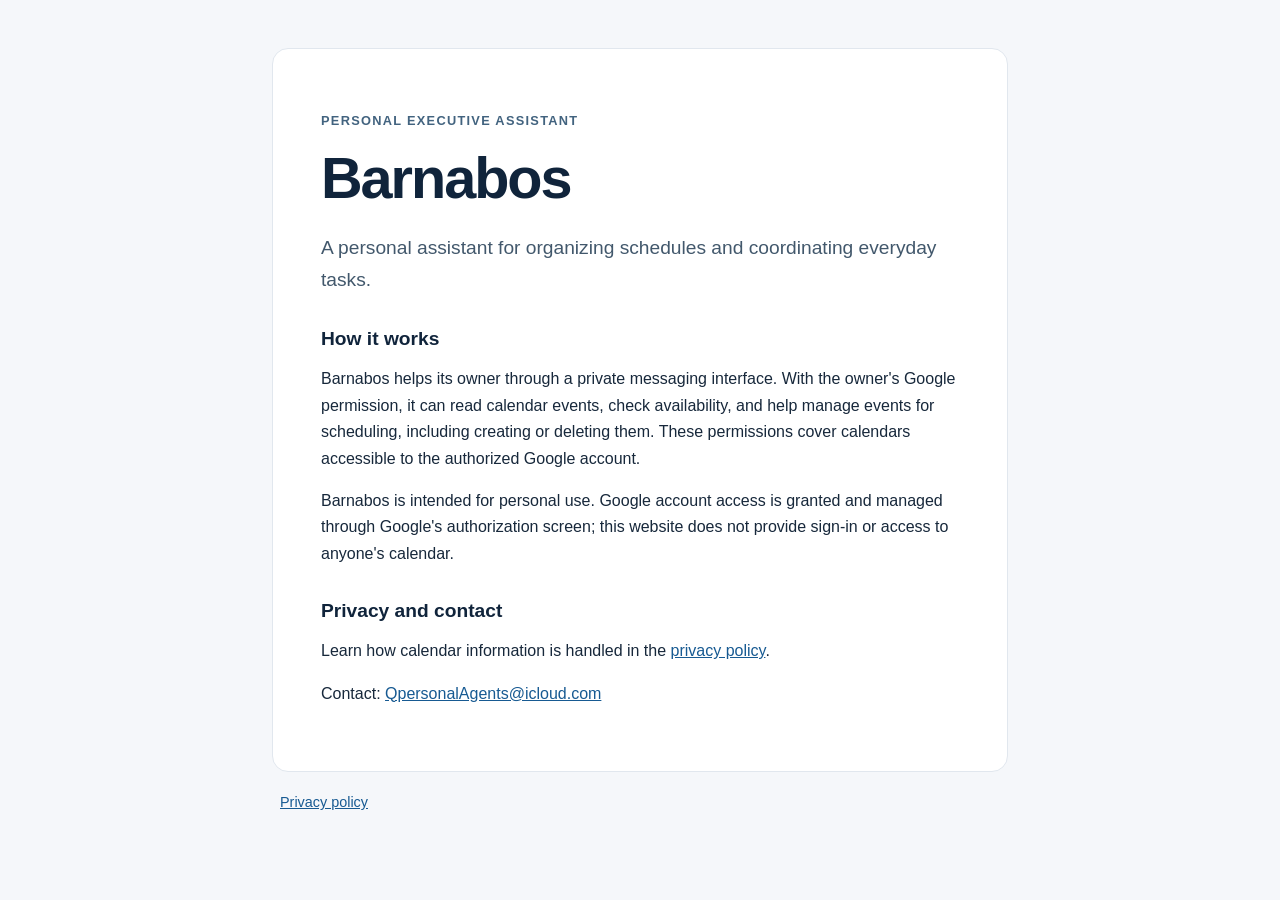
<file: index.html>
<!doctype html>
<html lang="en">
<head>
  <meta charset="utf-8">
  <meta name="viewport" content="width=device-width, initial-scale=1">
  <meta name="description" content="Barnabos is a personal executive assistant for scheduling and coordination.">
  <title>Barnabos | Personal executive assistant</title>
  <link rel="stylesheet" href="style.css">
</head>
<body>
  <main>
    <header>
      <p class="eyebrow">Personal executive assistant</p>
      <h1>Barnabos</h1>
      <p class="lead">A personal assistant for organizing schedules and coordinating everyday tasks.</p>
    </header>
    <section>
      <h2>How it works</h2>
      <p>Barnabos helps its owner through a private messaging interface. With the owner's Google permission, it can read calendar events, check availability, and help manage events for scheduling, including creating or deleting them. These permissions cover calendars accessible to the authorized Google account.</p>
      <p>Barnabos is intended for personal use. Google account access is granted and managed through Google's authorization screen; this website does not provide sign-in or access to anyone's calendar.</p>
    </section>
    <section>
      <h2>Privacy and contact</h2>
      <p>Learn how calendar information is handled in the <a href="privacy.html">privacy policy</a>.</p>
      <p>Contact: <a href="mailto:QpersonalAgents@icloud.com">QpersonalAgents@icloud.com</a></p>
    </section>
  </main>
  <footer><a href="privacy.html">Privacy policy</a></footer>
</body>
</html>
</file>
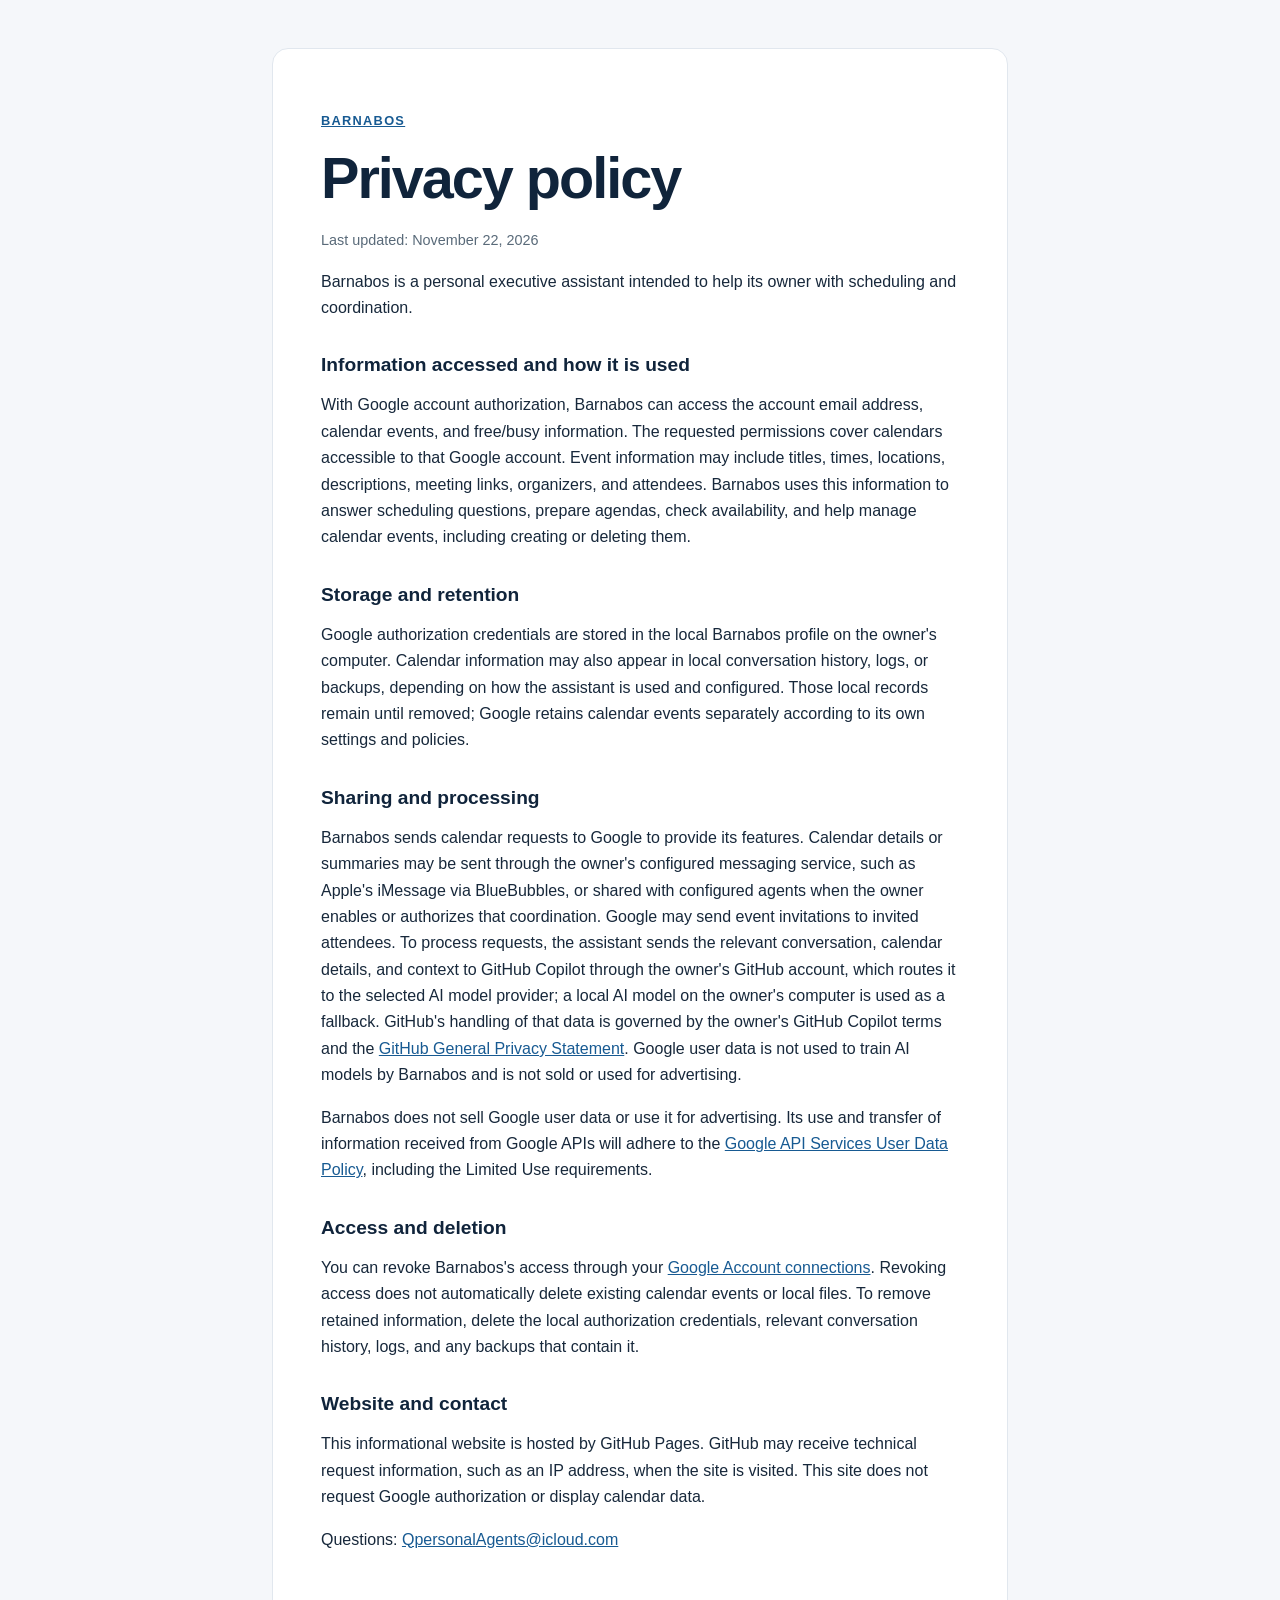
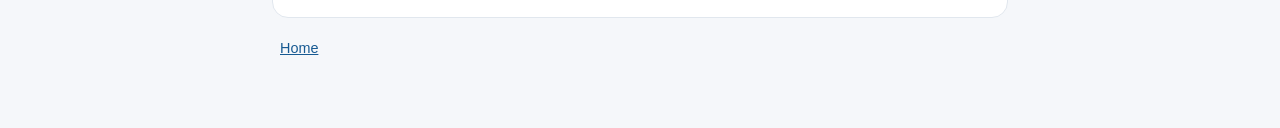
<file: privacy.html>
<!doctype html>
<html lang="en">
<head>
  <meta charset="utf-8">
  <meta name="viewport" content="width=device-width, initial-scale=1">
  <meta name="description" content="How Barnabos handles Google Calendar information.">
  <title>Privacy policy | Barnabos</title>
  <link rel="stylesheet" href="style.css">
</head>
<body>
  <main>
    <p class="eyebrow"><a href="./">Barnabos</a></p>
    <h1>Privacy policy</h1>
    <p class="muted">Last updated: November 22, 2026</p>
    <p>Barnabos is a personal executive assistant intended to help its owner with scheduling and coordination.</p>

    <section>
      <h2>Information accessed and how it is used</h2>
      <p>With Google account authorization, Barnabos can access the account email address, calendar events, and free/busy information. The requested permissions cover calendars accessible to that Google account. Event information may include titles, times, locations, descriptions, meeting links, organizers, and attendees. Barnabos uses this information to answer scheduling questions, prepare agendas, check availability, and help manage calendar events, including creating or deleting them.</p>
    </section>
    <section>
      <h2>Storage and retention</h2>
      <p>Google authorization credentials are stored in the local Barnabos profile on the owner's computer. Calendar information may also appear in local conversation history, logs, or backups, depending on how the assistant is used and configured. Those local records remain until removed; Google retains calendar events separately according to its own settings and policies.</p>
    </section>
    <section>
      <h2>Sharing and processing</h2>
      <p>Barnabos sends calendar requests to Google to provide its features. Calendar details or summaries may be sent through the owner's configured messaging service, such as Apple's iMessage via BlueBubbles, or shared with configured agents when the owner enables or authorizes that coordination. Google may send event invitations to invited attendees. To process requests, the assistant sends the relevant conversation, calendar details, and context to GitHub Copilot through the owner's GitHub account, which routes it to the selected AI model provider; a local AI model on the owner's computer is used as a fallback. GitHub's handling of that data is governed by the owner's GitHub Copilot terms and the <a href="https://docs.github.com/site-policy/privacy-policies/github-general-privacy-statement">GitHub General Privacy Statement</a>. Google user data is not used to train AI models by Barnabos and is not sold or used for advertising.</p>
      <p>Barnabos does not sell Google user data or use it for advertising. Its use and transfer of information received from Google APIs will adhere to the <a href="https://developers.google.com/terms/api-services-user-data-policy">Google API Services User Data Policy</a>, including the Limited Use requirements.</p>
    </section>
    <section>
      <h2>Access and deletion</h2>
      <p>You can revoke Barnabos's access through your <a href="https://myaccount.google.com/permissions">Google Account connections</a>. Revoking access does not automatically delete existing calendar events or local files. To remove retained information, delete the local authorization credentials, relevant conversation history, logs, and any backups that contain it.</p>
    </section>
    <section>
      <h2>Website and contact</h2>
      <p>This informational website is hosted by GitHub Pages. GitHub may receive technical request information, such as an IP address, when the site is visited. This site does not request Google authorization or display calendar data.</p>
      <p>Questions: <a href="mailto:QpersonalAgents@icloud.com">QpersonalAgents@icloud.com</a></p>
    </section>
  </main>
  <footer><a href="./">Home</a></footer>
</body>
</html>
</file>
<file: style.css>
:root {
  color-scheme: light;
  font-family: -apple-system, BlinkMacSystemFont, "Segoe UI", sans-serif;
  color: #17283b;
  background: #f5f7fa;
}

body {
  max-width: 46rem;
  margin: 0 auto;
  padding: 3rem 1.5rem;
  line-height: 1.65;
}

main {
  background: #fff;
  border: 1px solid #e1e7ee;
  border-radius: 1rem;
  padding: clamp(1.5rem, 5vw, 3rem);
}

h1, h2 {
  line-height: 1.2;
  color: #10243b;
}

h1 {
  margin: 0.3rem 0 1rem;
  font-size: clamp(2.4rem, 7vw, 3.6rem);
  letter-spacing: -0.035em;
}

h2 {
  margin-top: 2rem;
  font-size: 1.2rem;
}

a {
  color: #175a92;
}

a:focus-visible {
  outline: 3px solid #175a92;
  outline-offset: 3px;
}

.eyebrow {
  color: #42637f;
  font-size: 0.8rem;
  font-weight: 700;
  letter-spacing: 0.1em;
  text-transform: uppercase;
}

.lead {
  color: #42586c;
  font-size: 1.2rem;
}

.muted, footer {
  color: #596a79;
  font-size: 0.9rem;
}

footer {
  padding: 1.2rem 0.5rem;
}
</file>
